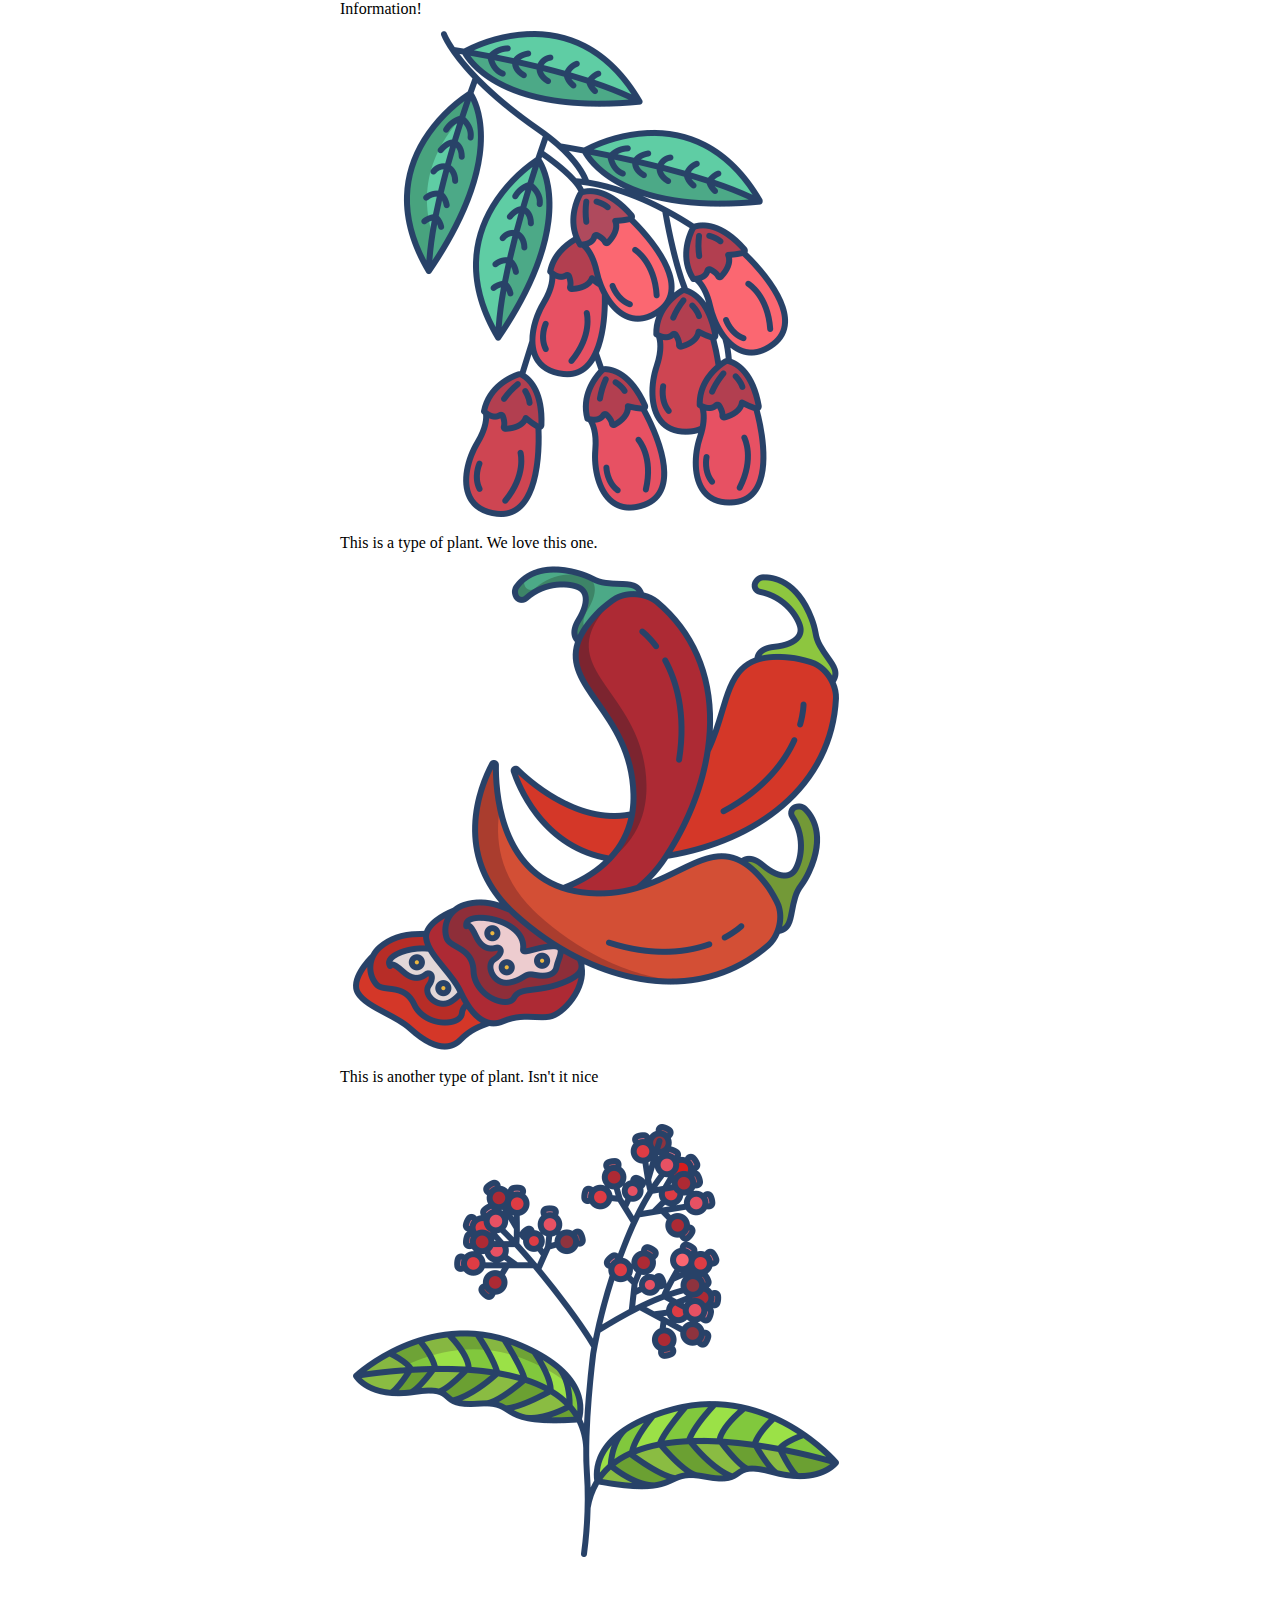
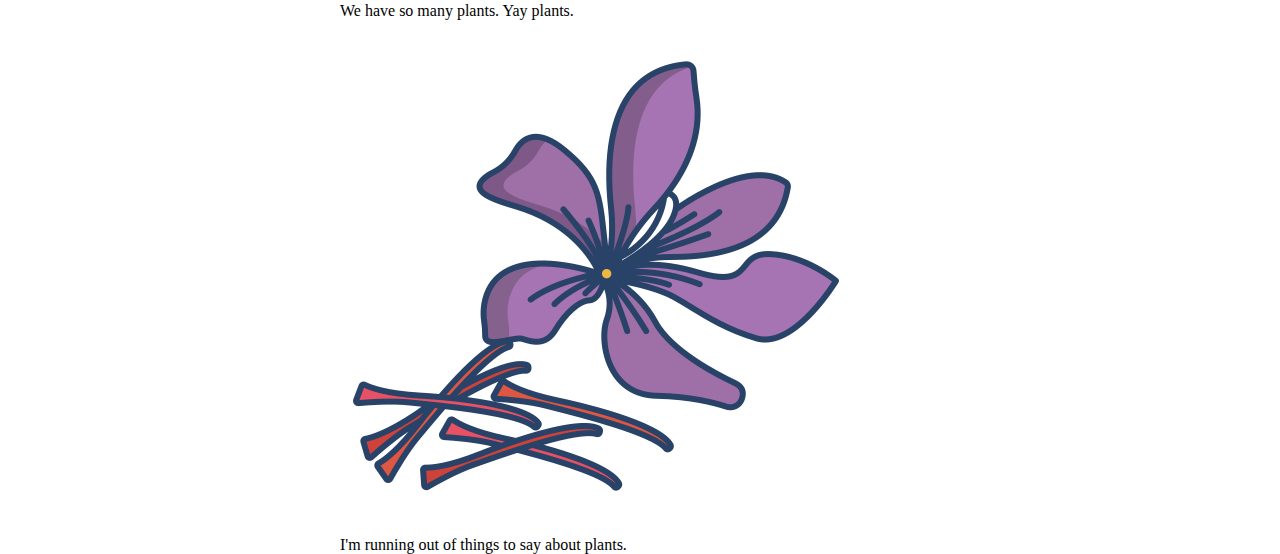
<file: index.html>
<!DOCTYPE html>
<html lang="en">
<head>
  <meta charset="UTF-8">
  <meta http-equiv="X-UA-Compatible" content="IE=edge">
  <meta name="viewport" content="width=device-width, initial-scale=1.0">
  <title>Information</title>
  <link rel="stylesheet" href="style.css">
</head>
<body>
    <div class="title">Information!</div>

    <img src="./images/barberry.png" alt="barberry">
    <div class="text">This is a type of plant. We love this one.</div>
  
    <img src="./images/chilli.png" alt="chili">
    <div class="text">This is another type of plant. Isn't it nice</div>
  
    <img src="./images/pepper.png" alt="pepper">
    <div class="text">We have so many plants. Yay plants.</div>
  
    <img src="./images/saffron.png" alt="saffron">
    <div class="text">I'm running out of things to say about plants.</div> 
</body>
</html>
</file>
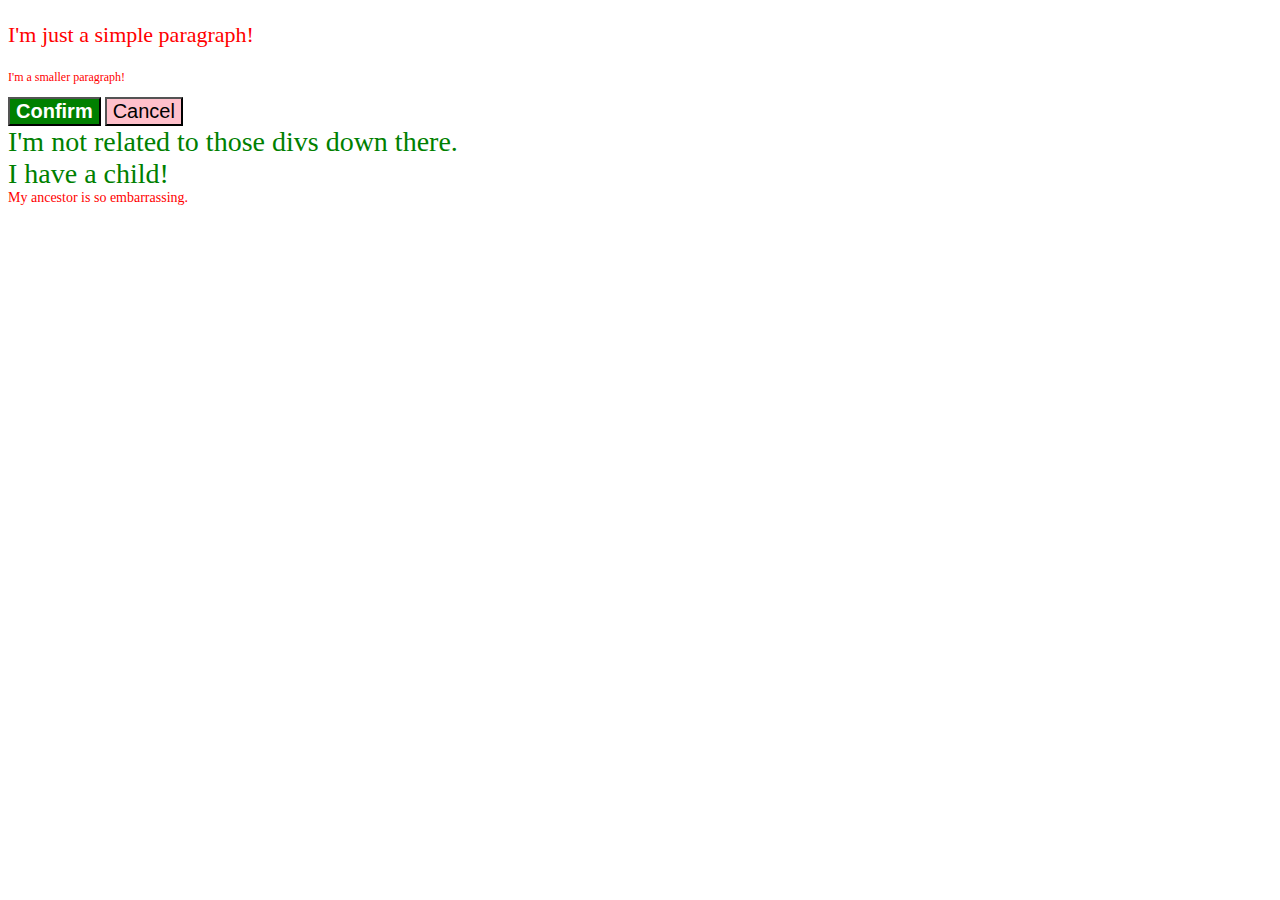
<file: Cascade fix/index.html>
<!DOCTYPE html>
<html lang="en">
<head>
  <meta charset="UTF-8">
  <meta http-equiv="X-UA-Compatible" content="IE=edge">
  <meta name="viewport" content="width=device-width, initial-scale=1.0">
  <title>Fix the Cascade</title>
  <link rel="stylesheet" href="soln.css">
</head>
<body>
  <p class="para">I'm just a simple paragraph!</p>
  <p class="para small-para">I'm a smaller paragraph!</p>

  <button id="confirm-button" class="button confirm">Confirm</button>
  <button id="cancel-button" class="button cancel">Cancel</button>

  <div class="text">I'm not related to those divs down there.</div>
  <div class="text">I have a child!
    <div class="text child">My ancestor is so embarrassing.</div>
  </div>
</body>
</html>
</file>
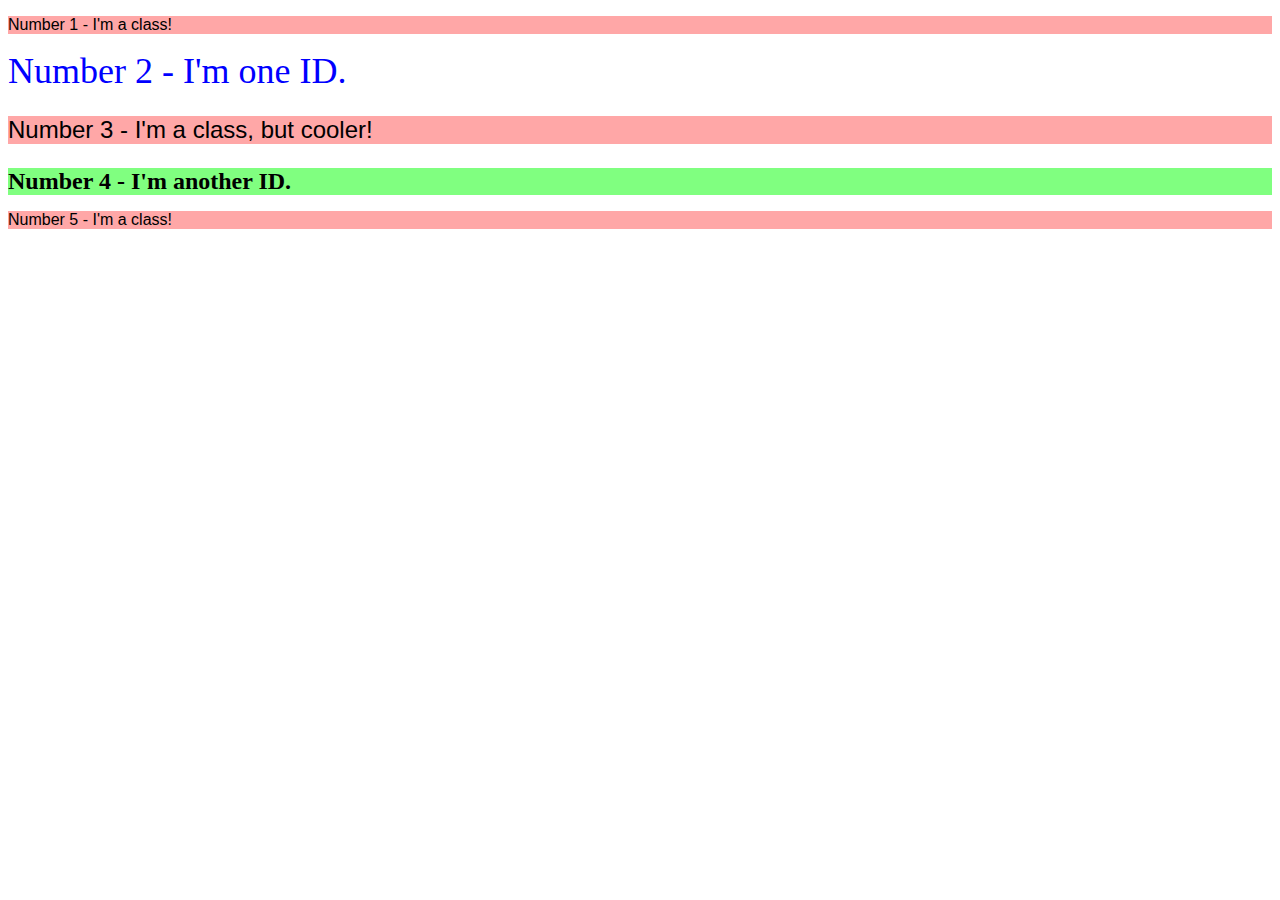
<file: Class id selector/index.html>
<!DOCTYPE html>
<html lang="en">
<head>
  <meta charset="UTF-8">
  <meta http-equiv="X-UA-Compatible" content="IE=edge">
  <meta name="viewport" content="width=device-width, initial-scale=1.0">
  <title>Class and ID Selectors</title>
  <link rel="stylesheet" href="mystyle.css">
</head>
<body>
  <p class="odd">Number 1 - I'm a class!</p>
  <div id="two">Number 2 - I'm one ID.</div>
  <p class="odd oddly-cool">Number 3 - I'm a class, but cooler!</p>
  <div id="four">Number 4 - I'm another ID.</div>
  <p class="odd">Number 5 - I'm a class!</p>
</body>
</html>
</file>
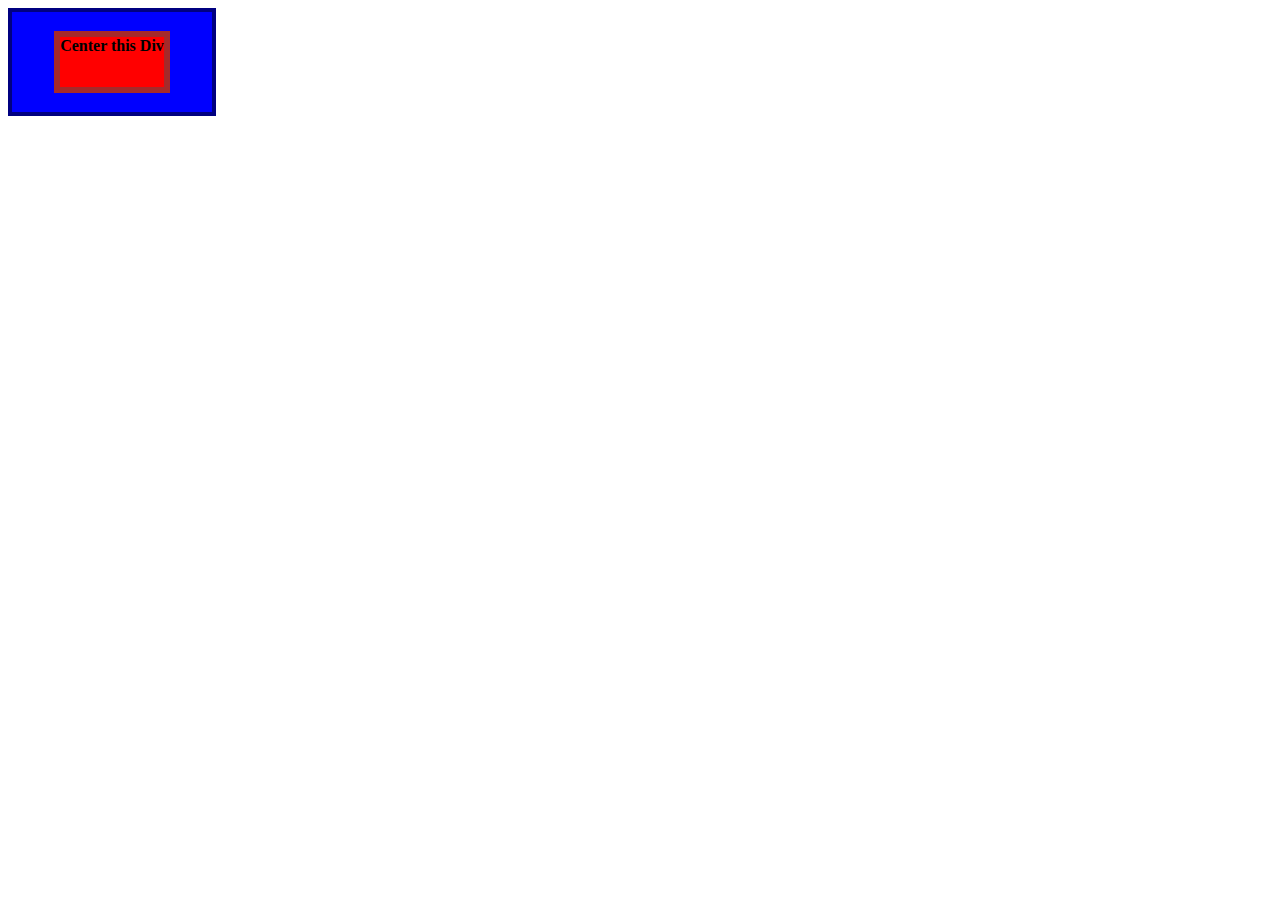
<file: flex center/index.html>
<!DOCTYPE html>
<html lang="en">
<head>
  <meta charset="UTF-8">
  <meta http-equiv="X-UA-Compatible" content="IE=edge">
  <meta name="viewport" content="width=device-width, initial-scale=1.0">
  <title>Center this div</title>
  <link rel="stylesheet" href="soln.css">
</head>
<body>
<div class="flex-center">
    <div class="one">Center this Div</div>
</div>
</body>
</html>
</file>
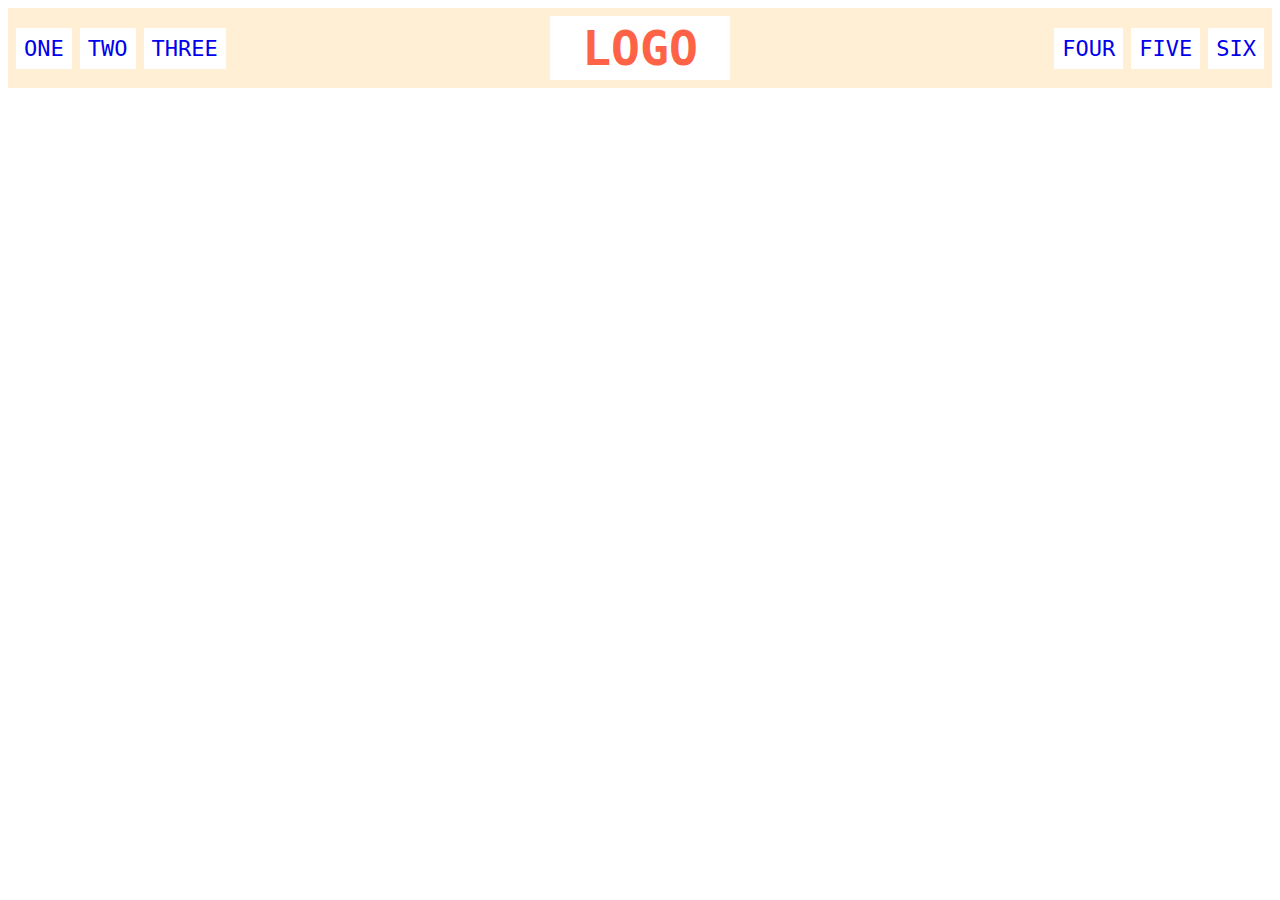
<file: flex header/index.html>
<!DOCTYPE html>
<html lang="en">
<head>
  <meta charset="UTF-8">
  <meta http-equiv="X-UA-Compatible" content="IE=edge">
  <meta name="viewport" content="width=device-width, initial-scale=1.0">
  <title>Flex Header</title>
  <link rel="stylesheet" href="soln.css">
</head>
<body>
  <div class="header">
    <div class="left-links">
      <ul>
        <li><a href="#">ONE</a></li>
        <li><a href="#">TWO</a></li>
        <li><a href="#">THREE</a></li>
      </ul>
    </div>
    <div class="logo">LOGO</div>
    <div class="right-links">
      <ul>
        <li><a href="#">FOUR</a></li>
        <li><a href="#">FIVE</a></li>
        <li><a href="#">SIX</a></li>
      </ul>
    </div>
  </div>
</body>
</html>
</file>
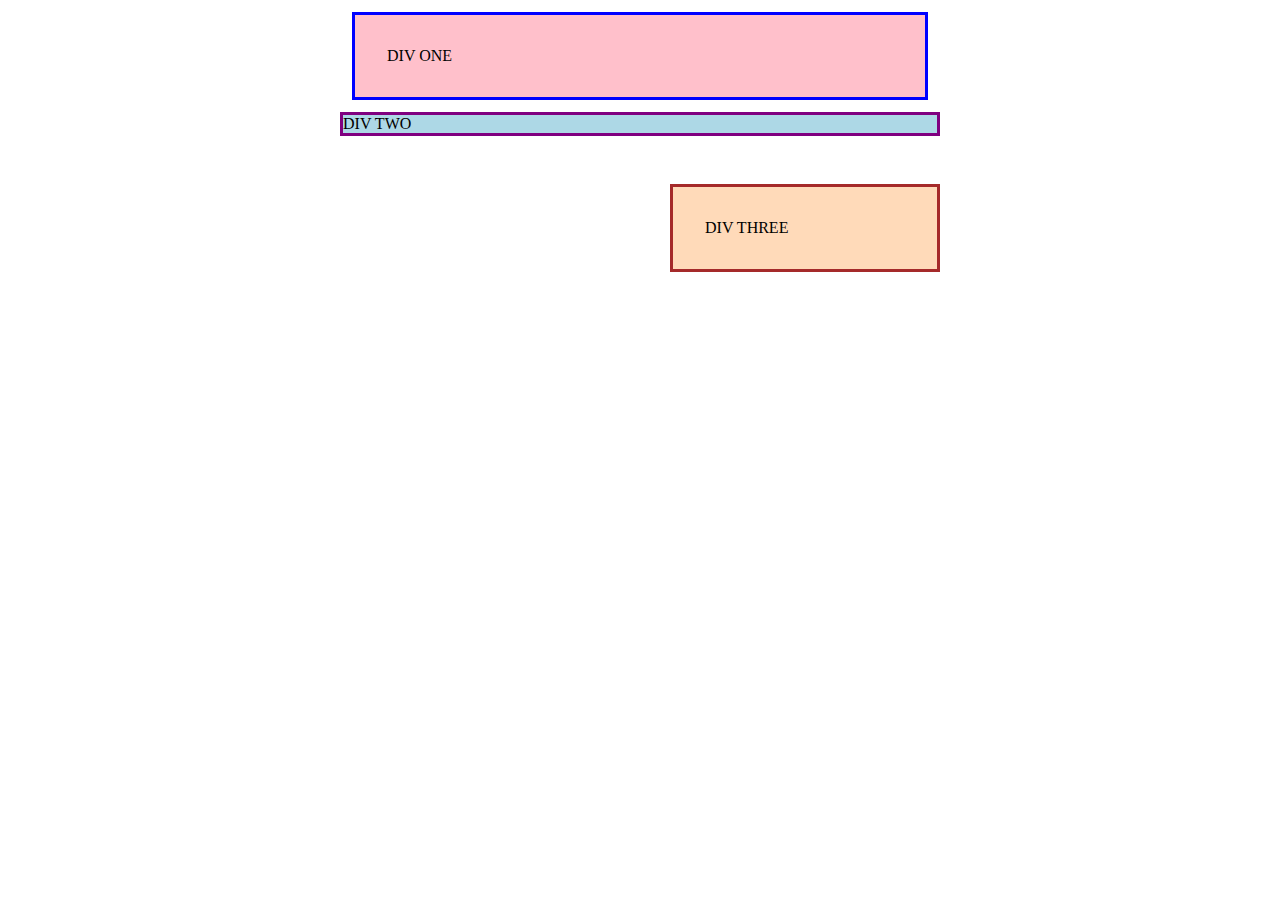
<file: Margin and padding1/index.html>
<!DOCTYPE html>
<html lang="en">
<head>
  <meta charset="UTF-8">
  <meta http-equiv="X-UA-Compatible" content="IE=edge">
  <meta name="viewport" content="width=device-width, initial-scale=1.0">
  <title>Margin and Padding exercise</title>
  <link rel="stylesheet" href="style.css">
</head>
<body>
  <div class="one">
    DIV ONE
  </div>
  <div class="two">
    DIV TWO
  </div>
  <div class="three">
    DIV THREE
  </div>
</body>
</html>
</file>
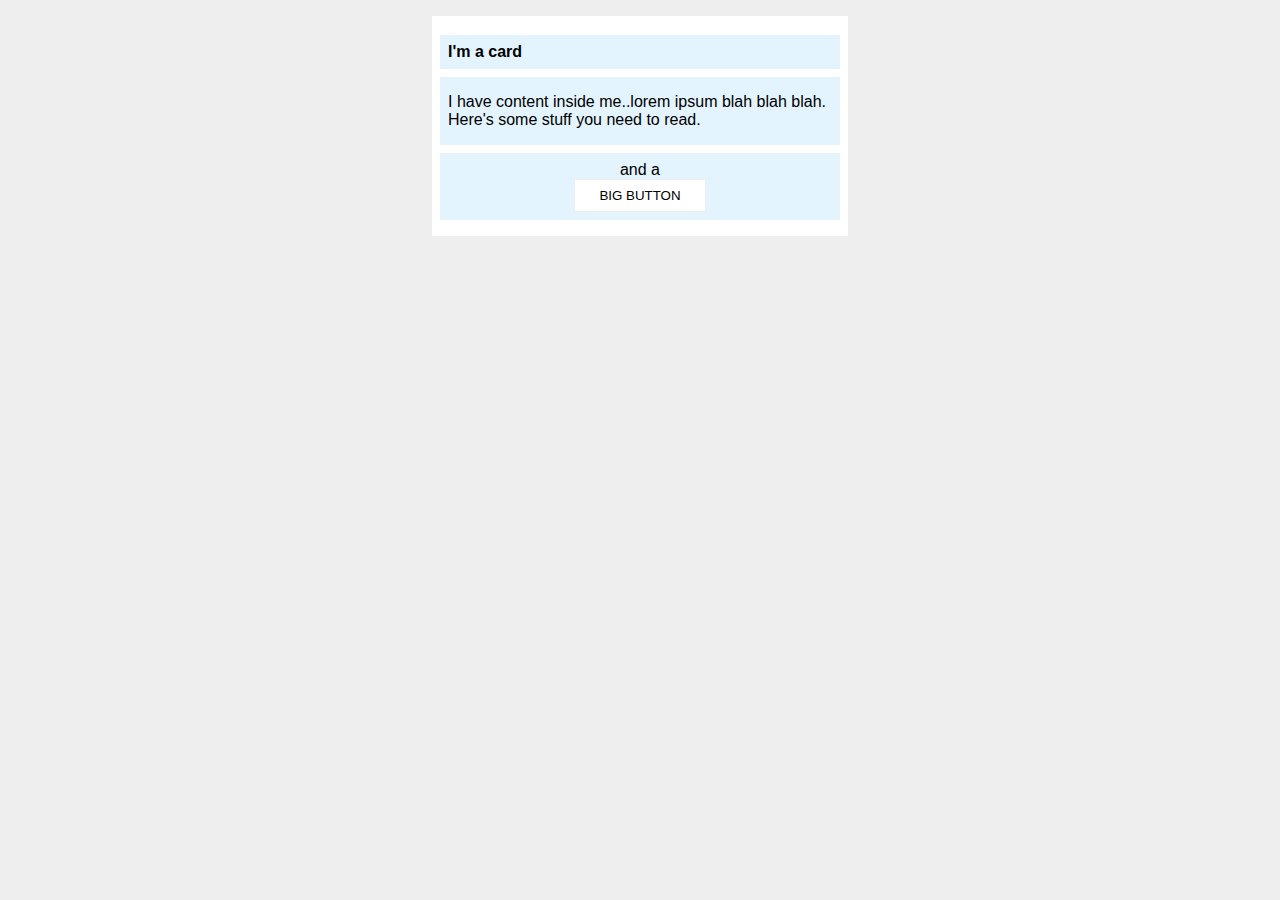
<file: Margin andpadding2/index.html>
<!DOCTYPE html>
<html lang="en">
<head>
  <meta charset="UTF-8">
  <meta http-equiv="X-UA-Compatible" content="IE=edge">
  <meta name="viewport" content="width=device-width, initial-scale=1.0">
  <title>Margin and Padding exercise 2</title>
  <link rel="stylesheet" href="soln.css">
</head>
<body>
  <div class="card">
    <h1 class="title">I'm a card</h1>
    <div class="content">I have content inside me..lorem ipsum blah blah blah. Here's some stuff you need to read.</div>
    <div class="button">and a <button>BIG BUTTON</button></div>
  </div>
</body>
</html>
</file>
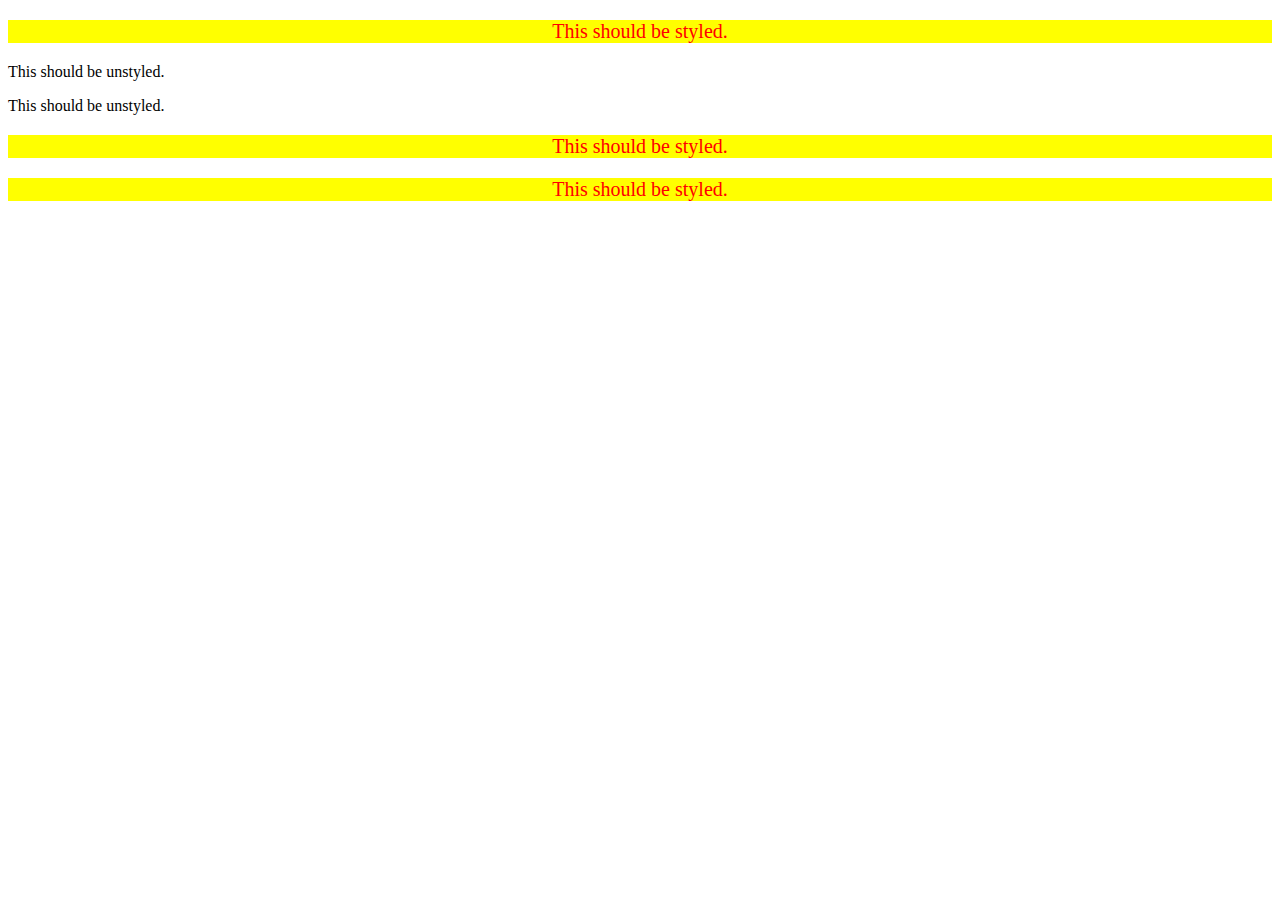
<file: dc.html>
<!DOCTYPE html>
<html lang="en">
<head>
  <meta charset="UTF-8">
  <meta http-equiv="X-UA-Compatible" content="IE=edge">
  <meta name="viewport" content="width=device-width, initial-scale=1.0">
  <title>Descendant Combinator</title>
  <link rel="stylesheet" href="dc.css">
</head>
<body>
  <div class="container">
    <p class="text">This should be styled.</p>
  </div>
  <p class="text">This should be unstyled.</p>
  <p class="text">This should be unstyled.</p>
  <div class="container">
    <p class="text">This should be styled.</p>
    <p class="text">This should be styled.</p>
  </div>
</body>
</html>
</file>
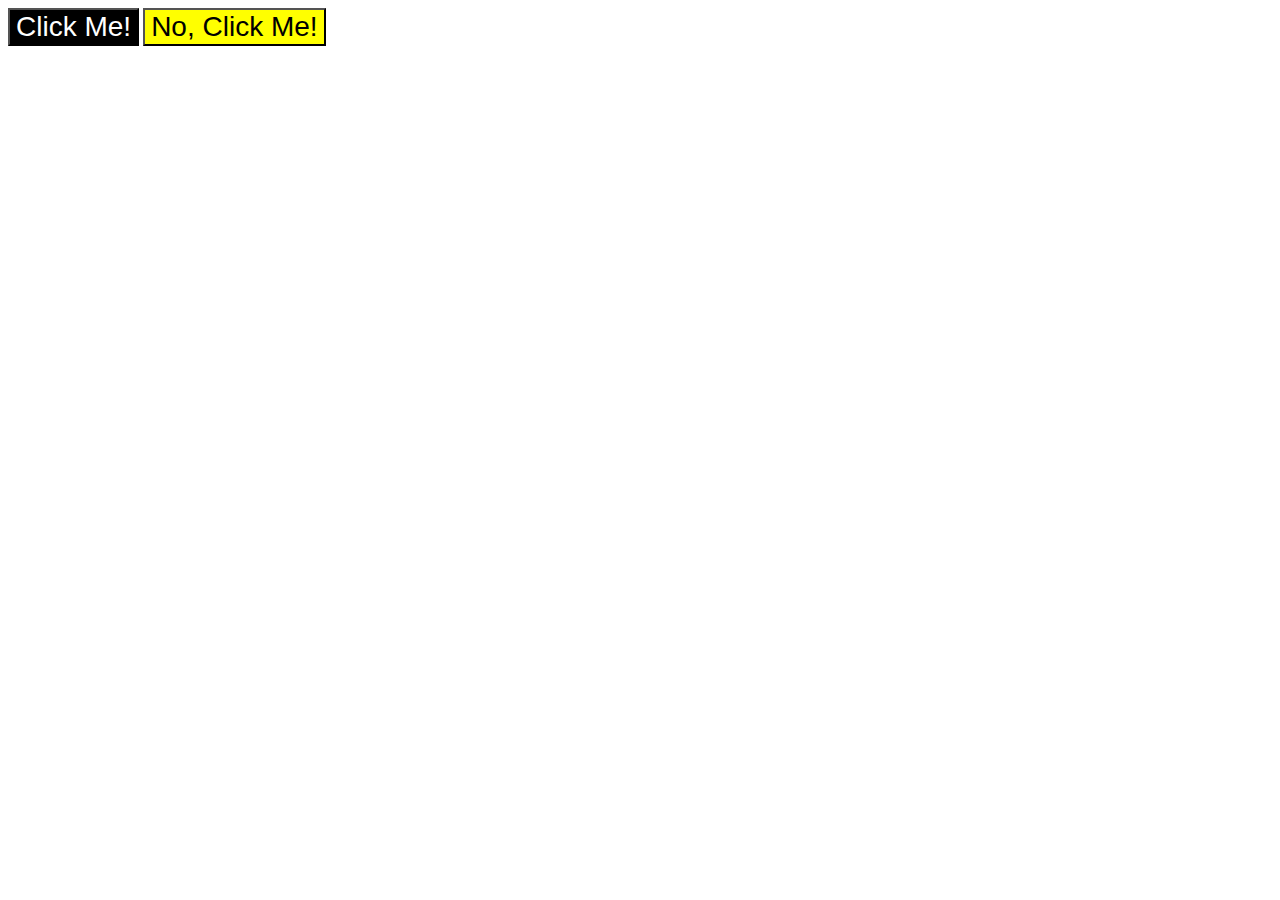
<file: gs.html>
<!DOCTYPE html>
<html lang="en">
<head>
  <meta charset="UTF-8">
  <meta http-equiv="X-UA-Compatible" content="IE=edge">
  <meta name="viewport" content="width=device-width, initial-scale=1.0">
  <title>Class and ID Selectors</title>
  <link rel="stylesheet" href="gs.css">
</head>
<body>
    <button class= "element1">Click Me!</button>
    <button class="element2">No, Click Me!</button>
</body>
</html>
</file>
<file: style.css>
body {
    max-width: 600px;
    margin: 0 auto;
  }
  
  .one {
    background: pink;
    border: 3px solid blue;
    /* CHANGE ME */
    padding: 32px;
    margin: 12px;
  }
  
  .two {
    background: lightblue;
    border: 3px solid purple;
    /* CHANGE ME */
    margin-bottom: 48px;
  }
  
  .three {
    background: peachpuff;
    border: 3px solid brown;
    width: 200px;
    /* CHANGE ME */
    padding: 32px;
    margin-left: auto;
  }
</file>
<file: Cascade fix/soln.css>
.para,
.small-para {
  color: hsl(0, 100%, 50%);
}

.para {
  font-size: 22px;
}

.small-para {
    font-size: 12px;
  }

#confirm-button {
  background: green;
  color: white;
  font-size: 20px;
  font-weight: bold;
} 

#cancel-button{
  background-color: #ffc0cb;
  color: black;
  font-size: 20px;
}

.text {
  color: green;
  font-size: 28px;
}

.text .child {
  color: red;
  font-size: 14px;
}
</file>
<file: Class id selector/mystyle.css>
.odd {
    background-color: rgb(255, 167, 167);
    font-family: Verdana, sans-serif;
  }
  
  .oddly-cool {
    font-size: 24px;
  }
  
  #two {
    color: #0000ff;
    font-size: 36px;
  }
  
  #four {
    background-color: hsl(120, 100%, 75%);
    font-size: 24px;
    font-weight: bold;
  }
</file>
<file: flex center/soln.css>
.flex-center{
    display: flex;
    background: blue;
    border: 4px solid navy;
    height: 100px;
    width : 200px;
    justify-content: center;
    align-items: center;
}


.one{
  background: red;
  font-weight: bold;
  text-align: center;
  border: 6px solid brown;
  height:50px;
  width:50pxx;

}
</file>
<file: flex header/soln.css>
.header {
    font-family: monospace;
    background: papayawhip;
    padding: 8px;
    display: flex;
    align-items: center;
    justify-content: space-between;
  }
  
  ul {
    list-style-type: none;
    display: flex;
    margin: 0;
    padding: 0;
    gap: 8px;
  }
  a {
    font-size: 22px;
    background: white;
    padding: 8px;
    /* this removes the line under the links */
    text-decoration: none;
  }
  .logo {
    font-size: 48px;
    font-weight: 900;
    color: tomato;
    background: white;
    padding: 4px 32px;
  }
</file>
<file: Margin and padding1/style.css>
body {
    max-width: 600px;
    margin: 0 auto;
  }
  
  .one {
    background: pink;
    border: 3px solid blue;
    /* CHANGE ME */
    padding: 32px;
    margin: 12px;
  }
  
  .two {
    background: lightblue;
    border: 3px solid purple;
    /* CHANGE ME */
    margin-bottom: 48px;
  }
  
  .three {
    background: peachpuff;
    border: 3px solid brown;
    width: 200px;
    /* CHANGE ME */
    padding: 32px;
    margin-left: auto;
  }
</file>
<file: Margin andpadding2/soln.css>
body {
    background: #eee;
    font-family: sans-serif;
  }
  
  .card {
    width: 400px;
    background:#fff;
    margin: 16px auto;
    border: 8px solid white;;

      }
  
  .title {
    background:#e3f4ff;
    font-size: 16px;
    padding: 8px;
    margin-bottom: 8px;
  }
  
  .content {
    background: #e3f4ff;
    padding: 16px 8px;
    margin-bottom: 8px;
  }
  
  .button {
    background: #e3f4ff;
    padding: 8px;
    text-align: center;
    margin-bottom: 8px;
}
  
  button {
    background: white;
    border: 1px solid #eee;
    display: block;
    margin: 0 auto;
    padding: 8px 24px;
    
  }
</file>
<file: dc.css>
.container .text {
    color: red;
    background-color: yellow;
    font-size: 20px;
    text-align: center;
  }
</file>
<file: gs.css>
.element1, 
.element2 {
 font-size: 28px;
 font-family: Helvetica, "Times New Roman", sans-serif;
}

.element1 {
    color: white;
    background-color: black;
}

.element2 {
  background-color: yellow;
}
</file>
